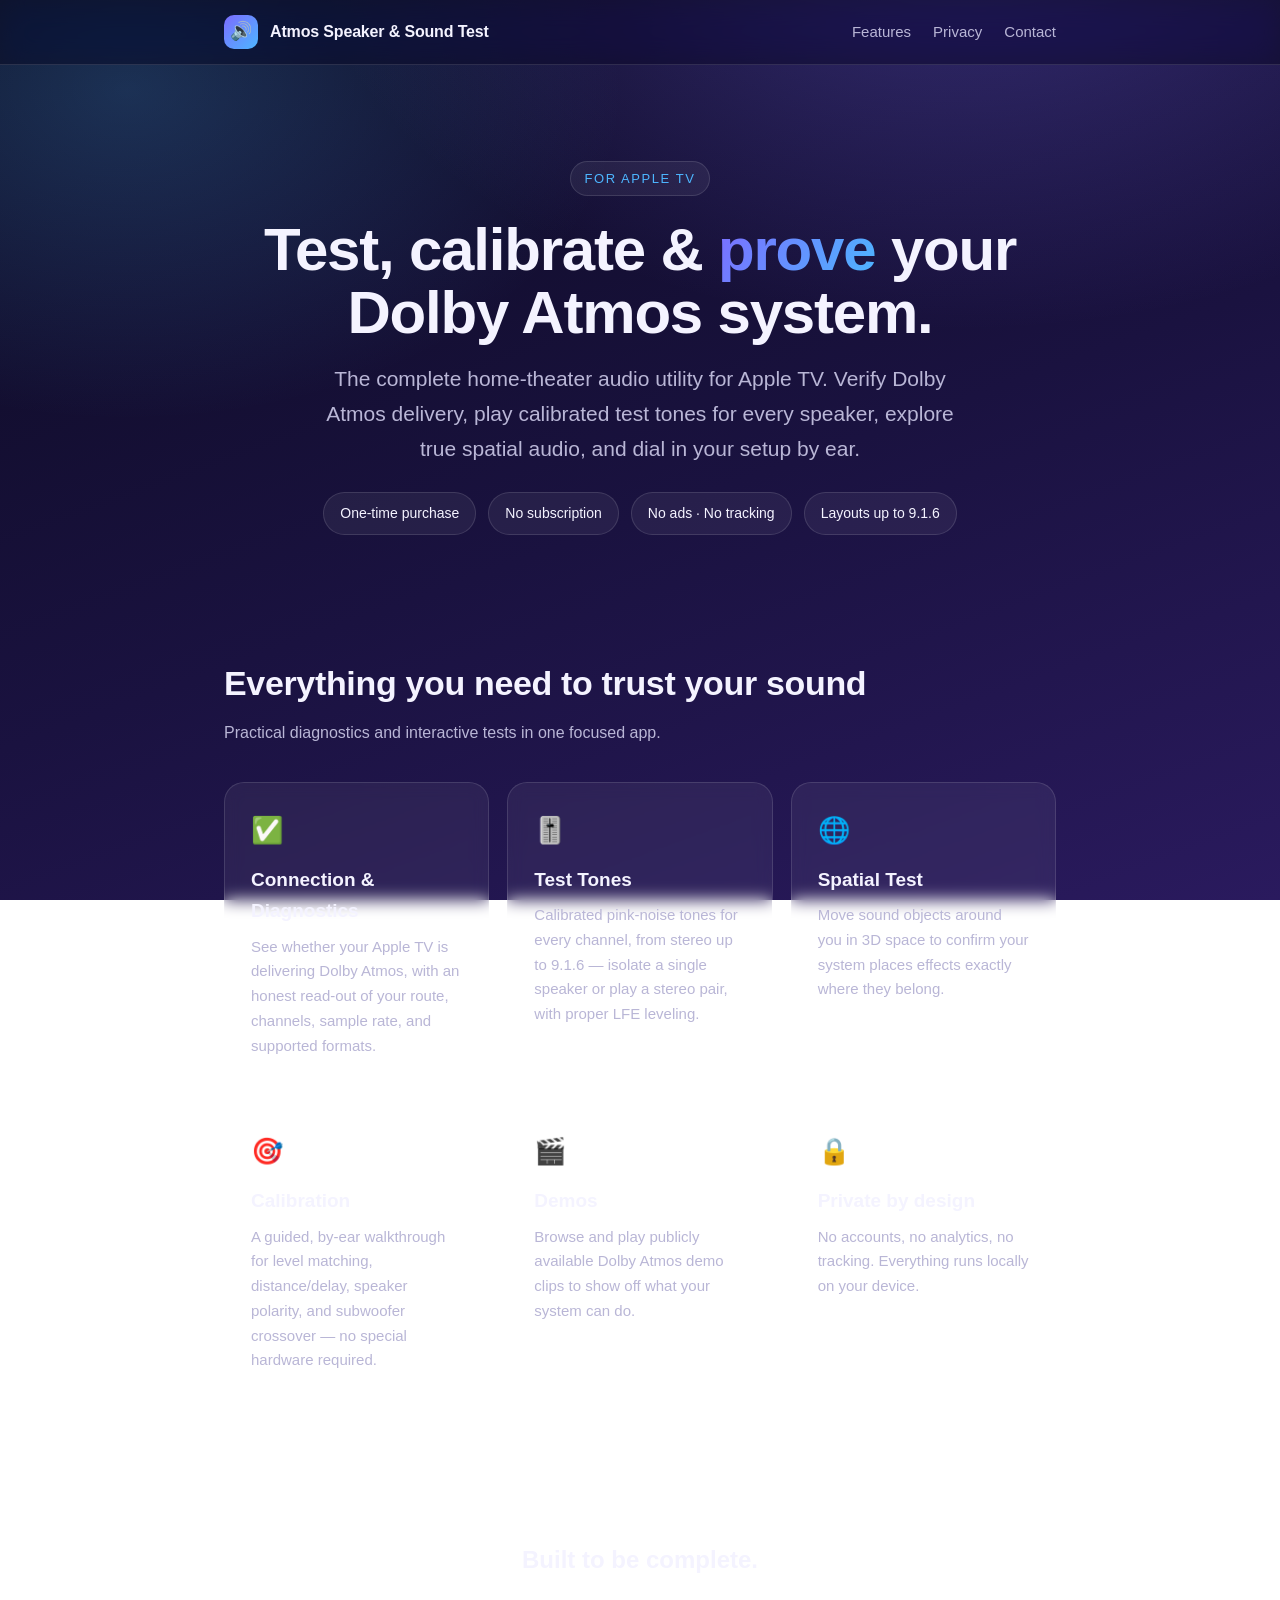
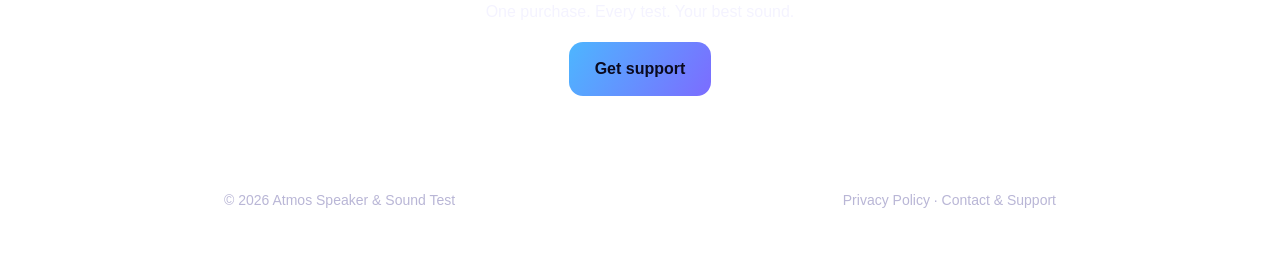
<file: index.html>
<!DOCTYPE html>
<html lang="en">
<head>
  <meta charset="UTF-8" />
  <meta name="viewport" content="width=device-width, initial-scale=1.0" />
  <title>Atmos Speaker &amp; Sound Test — Test, calibrate &amp; prove your Dolby Atmos system</title>
  <meta name="description" content="A complete Apple TV utility to verify Dolby Atmos, play per-channel test tones up to 9.1.6, run spatial audio tests, and calibrate your home theater by ear. One-time purchase, no subscription." />
  <link rel="stylesheet" href="styles.css" />
</head>
<body>
  <nav class="nav">
    <div class="wrap">
      <div class="brand"><span class="logo">🔊</span> Atmos Speaker &amp; Sound Test</div>
      <div class="nav-links">
        <a href="#features">Features</a>
        <a href="privacy.html">Privacy</a>
        <a href="contact.html">Contact</a>
      </div>
    </div>
  </nav>

  <header class="hero">
    <div class="wrap">
      <span class="eyebrow">For Apple TV</span>
      <h1>Test, calibrate &amp; <span class="grad">prove</span> your Dolby Atmos system.</h1>
      <p>The complete home-theater audio utility for Apple TV. Verify Dolby Atmos delivery, play calibrated test tones for every speaker, explore true spatial audio, and dial in your setup by ear.</p>
      <div class="badge-row">
        <span class="pill">One-time purchase</span>
        <span class="pill">No subscription</span>
        <span class="pill">No ads · No tracking</span>
        <span class="pill">Layouts up to 9.1.6</span>
      </div>
    </div>
  </header>

  <main>
    <section class="section" id="features">
      <div class="wrap">
        <h2>Everything you need to trust your sound</h2>
        <p class="lead">Practical diagnostics and interactive tests in one focused app.</p>
        <div class="grid">
          <div class="card">
            <div class="ic">✅</div>
            <h3>Connection &amp; Diagnostics</h3>
            <p>See whether your Apple TV is delivering Dolby Atmos, with an honest read-out of your route, channels, sample rate, and supported formats.</p>
          </div>
          <div class="card">
            <div class="ic">🎚️</div>
            <h3>Test Tones</h3>
            <p>Calibrated pink-noise tones for every channel, from stereo up to 9.1.6 — isolate a single speaker or play a stereo pair, with proper LFE leveling.</p>
          </div>
          <div class="card">
            <div class="ic">🌐</div>
            <h3>Spatial Test</h3>
            <p>Move sound objects around you in 3D space to confirm your system places effects exactly where they belong.</p>
          </div>
          <div class="card">
            <div class="ic">🎯</div>
            <h3>Calibration</h3>
            <p>A guided, by-ear walkthrough for level matching, distance/delay, speaker polarity, and subwoofer crossover — no special hardware required.</p>
          </div>
          <div class="card">
            <div class="ic">🎬</div>
            <h3>Demos</h3>
            <p>Browse and play publicly available Dolby Atmos demo clips to show off what your system can do.</p>
          </div>
          <div class="card">
            <div class="ic">🔒</div>
            <h3>Private by design</h3>
            <p>No accounts, no analytics, no tracking. Everything runs locally on your device.</p>
          </div>
        </div>
      </div>
    </section>

    <section class="cta">
      <div class="wrap">
        <h2>Built to be complete.</h2>
        <p class="lead">One purchase. Every test. Your best sound.</p>
        <a class="btn" href="contact.html">Get support</a>
      </div>
    </section>
  </main>

  <footer class="footer">
    <div class="wrap">
      <div>© 2026 Atmos Speaker &amp; Sound Test</div>
      <div><a href="privacy.html">Privacy Policy</a> · <a href="contact.html">Contact &amp; Support</a></div>
    </div>
  </footer>
</body>
</html>
</file>
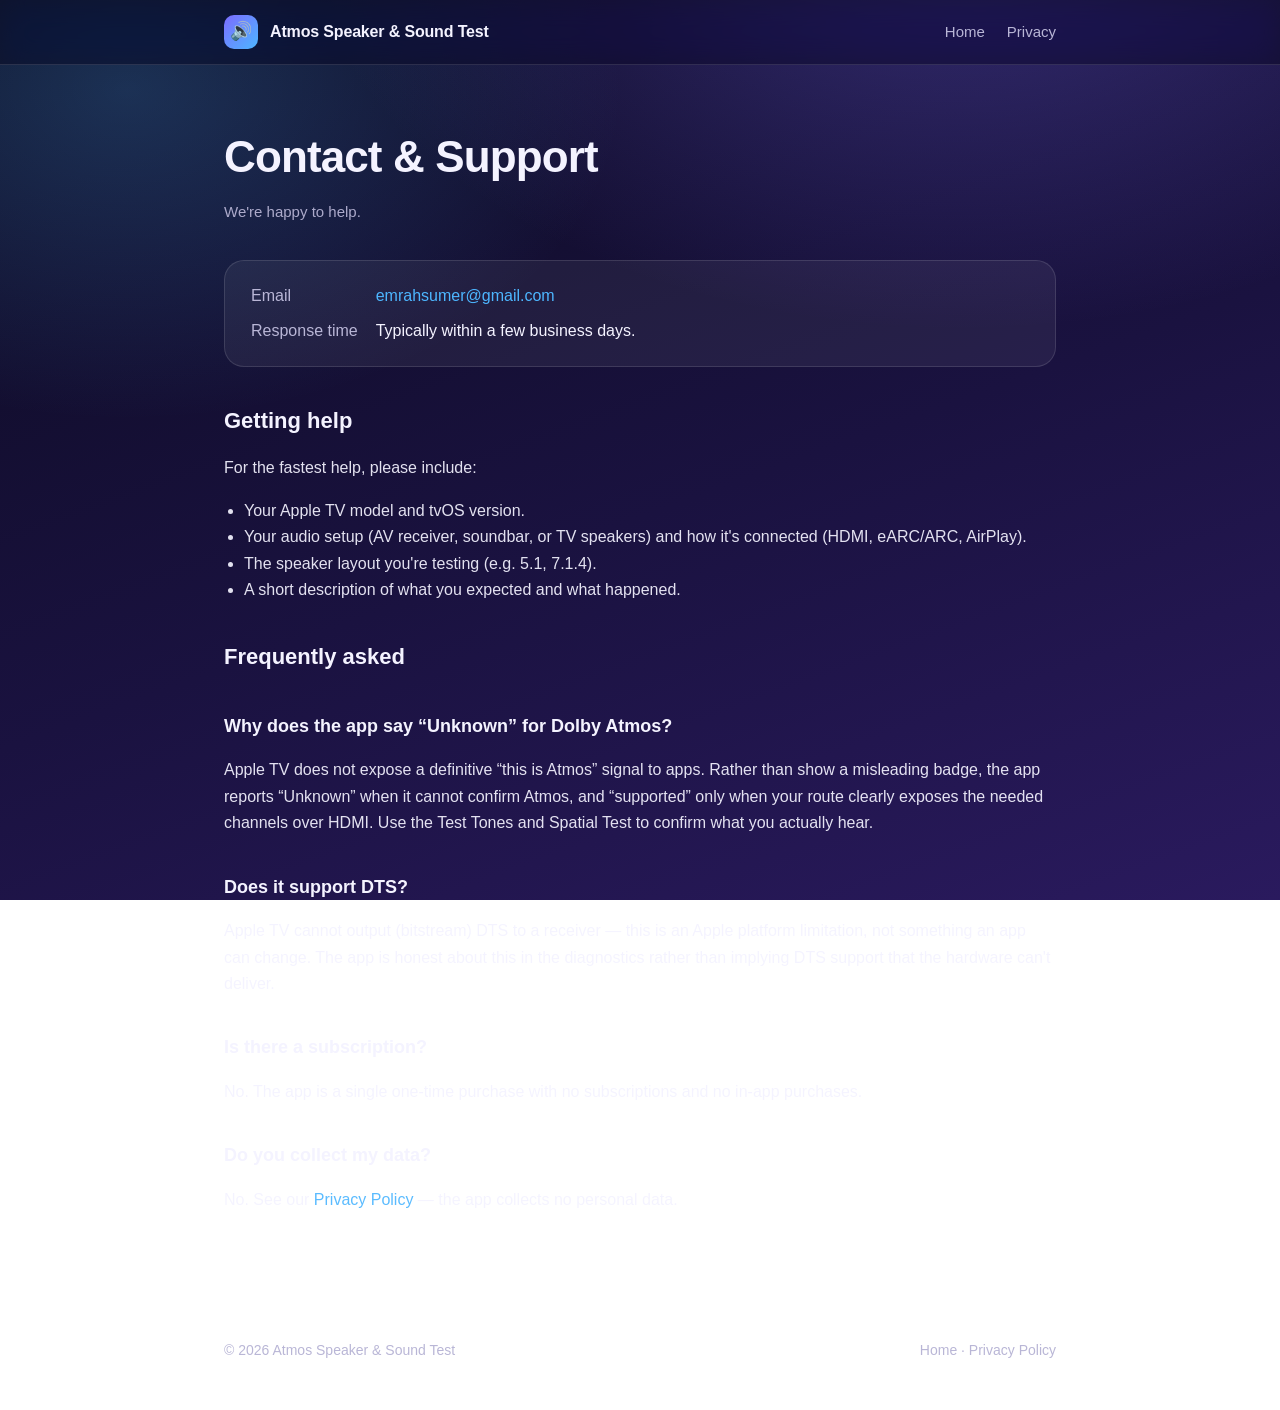
<file: contact.html>
<!DOCTYPE html>
<html lang="en">
<head>
  <meta charset="UTF-8" />
  <meta name="viewport" content="width=device-width, initial-scale=1.0" />
  <title>Contact &amp; Support — Atmos Speaker &amp; Sound Test</title>
  <meta name="description" content="Support and contact information for Atmos Speaker & Sound Test for Apple TV." />
  <link rel="stylesheet" href="styles.css" />
</head>
<body>
  <nav class="nav">
    <div class="wrap">
      <div class="brand"><a href="index.html" style="color:inherit;display:flex;align-items:center;gap:12px;"><span class="logo">🔊</span> Atmos Speaker &amp; Sound Test</a></div>
      <div class="nav-links">
        <a href="index.html">Home</a>
        <a href="privacy.html">Privacy</a>
      </div>
    </div>
  </nav>

  <main class="doc">
    <div class="wrap">
      <h1>Contact &amp; Support</h1>
      <p class="updated">We're happy to help.</p>

      <div class="panel">
        <div class="kv">
          <span class="k">Email</span><span><a href="mailto:emrahsumer@gmail.com">emrahsumer@gmail.com</a></span>
          <span class="k">Response time</span><span>Typically within a few business days.</span>
        </div>
      </div>

      <h2>Getting help</h2>
      <p>For the fastest help, please include:</p>
      <ul>
        <li>Your Apple TV model and tvOS version.</li>
        <li>Your audio setup (AV receiver, soundbar, or TV speakers) and how it's connected (HDMI, eARC/ARC, AirPlay).</li>
        <li>The speaker layout you're testing (e.g. 5.1, 7.1.4).</li>
        <li>A short description of what you expected and what happened.</li>
      </ul>

      <h2>Frequently asked</h2>

      <h2 style="font-size:18px;">Why does the app say “Unknown” for Dolby Atmos?</h2>
      <p>Apple TV does not expose a definitive “this is Atmos” signal to apps. Rather than show a misleading badge, the app reports “Unknown” when it cannot confirm Atmos, and “supported” only when your route clearly exposes the needed channels over HDMI. Use the Test Tones and Spatial Test to confirm what you actually hear.</p>

      <h2 style="font-size:18px;">Does it support DTS?</h2>
      <p>Apple TV cannot output (bitstream) DTS to a receiver — this is an Apple platform limitation, not something an app can change. The app is honest about this in the diagnostics rather than implying DTS support that the hardware can't deliver.</p>

      <h2 style="font-size:18px;">Is there a subscription?</h2>
      <p>No. The app is a single one-time purchase with no subscriptions and no in-app purchases.</p>

      <h2 style="font-size:18px;">Do you collect my data?</h2>
      <p>No. See our <a href="privacy.html">Privacy Policy</a> — the app collects no personal data.</p>
    </div>
  </main>

  <footer class="footer">
    <div class="wrap">
      <div>© 2026 Atmos Speaker &amp; Sound Test</div>
      <div><a href="index.html">Home</a> · <a href="privacy.html">Privacy Policy</a></div>
    </div>
  </footer>
</body>
</html>
</file>
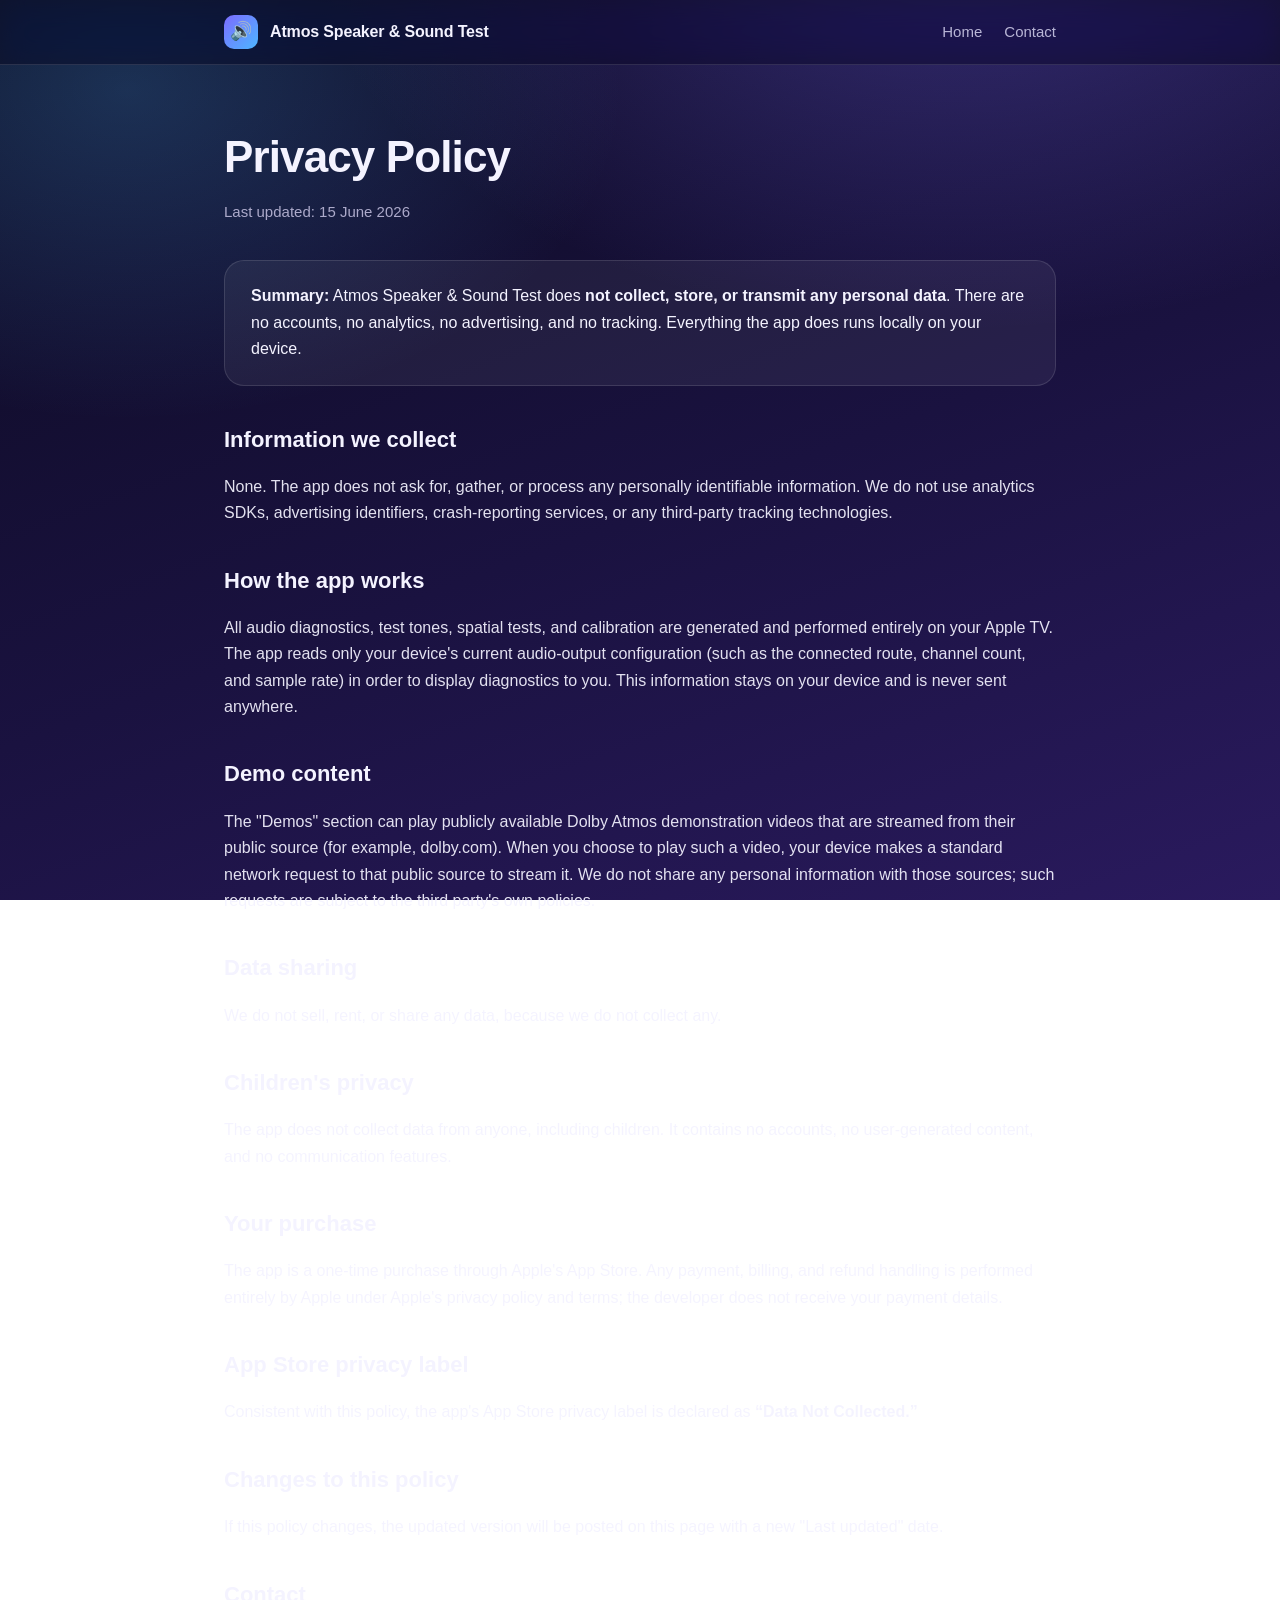
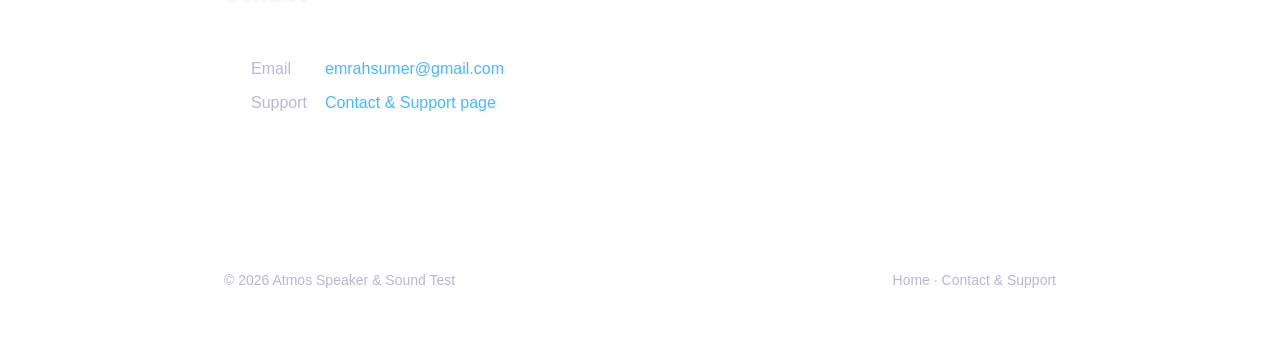
<file: privacy.html>
<!DOCTYPE html>
<html lang="en">
<head>
  <meta charset="UTF-8" />
  <meta name="viewport" content="width=device-width, initial-scale=1.0" />
  <title>Privacy Policy — Atmos Speaker &amp; Sound Test</title>
  <meta name="description" content="Privacy policy for Atmos Speaker & Sound Test for Apple TV. The app collects no personal data." />
  <link rel="stylesheet" href="styles.css" />
</head>
<body>
  <nav class="nav">
    <div class="wrap">
      <div class="brand"><a href="index.html" style="color:inherit;display:flex;align-items:center;gap:12px;"><span class="logo">🔊</span> Atmos Speaker &amp; Sound Test</a></div>
      <div class="nav-links">
        <a href="index.html">Home</a>
        <a href="contact.html">Contact</a>
      </div>
    </div>
  </nav>

  <main class="doc">
    <div class="wrap">
      <h1>Privacy Policy</h1>
      <p class="updated">Last updated: 15 June 2026</p>

      <div class="panel">
        <strong>Summary:</strong> Atmos Speaker &amp; Sound Test does <strong>not collect, store, or transmit any personal data</strong>. There are no accounts, no analytics, no advertising, and no tracking. Everything the app does runs locally on your device.
      </div>

      <h2>Information we collect</h2>
      <p>None. The app does not ask for, gather, or process any personally identifiable information. We do not use analytics SDKs, advertising identifiers, crash-reporting services, or any third-party tracking technologies.</p>

      <h2>How the app works</h2>
      <p>All audio diagnostics, test tones, spatial tests, and calibration are generated and performed entirely on your Apple TV. The app reads only your device's current audio-output configuration (such as the connected route, channel count, and sample rate) in order to display diagnostics to you. This information stays on your device and is never sent anywhere.</p>

      <h2>Demo content</h2>
      <p>The "Demos" section can play publicly available Dolby Atmos demonstration videos that are streamed from their public source (for example, dolby.com). When you choose to play such a video, your device makes a standard network request to that public source to stream it. We do not share any personal information with those sources; such requests are subject to the third party's own policies.</p>

      <h2>Data sharing</h2>
      <p>We do not sell, rent, or share any data, because we do not collect any.</p>

      <h2>Children's privacy</h2>
      <p>The app does not collect data from anyone, including children. It contains no accounts, no user-generated content, and no communication features.</p>

      <h2>Your purchase</h2>
      <p>The app is a one-time purchase through Apple's App Store. Any payment, billing, and refund handling is performed entirely by Apple under Apple's privacy policy and terms; the developer does not receive your payment details.</p>

      <h2>App Store privacy label</h2>
      <p>Consistent with this policy, the app's App Store privacy label is declared as <strong>“Data Not Collected.”</strong></p>

      <h2>Changes to this policy</h2>
      <p>If this policy changes, the updated version will be posted on this page with a new "Last updated" date.</p>

      <h2>Contact</h2>
      <div class="panel">
        <div class="kv">
          <span class="k">Email</span><span><a href="mailto:emrahsumer@gmail.com">emrahsumer@gmail.com</a></span>
          <span class="k">Support</span><span><a href="contact.html">Contact &amp; Support page</a></span>
        </div>
      </div>
    </div>
  </main>

  <footer class="footer">
    <div class="wrap">
      <div>© 2026 Atmos Speaker &amp; Sound Test</div>
      <div><a href="index.html">Home</a> · <a href="contact.html">Contact &amp; Support</a></div>
    </div>
  </footer>
</body>
</html>
</file>
<file: styles.css>
:root {
  --bg-1: #0b0a1f;
  --bg-2: #1a1240;
  --bg-3: #2a1a5e;
  --accent: #7c6cff;
  --accent-2: #4db6ff;
  --text: #f4f3ff;
  --muted: #b9b6d6;
  --card: rgba(255, 255, 255, 0.06);
  --card-border: rgba(255, 255, 255, 0.12);
  --radius: 20px;
  --maxw: 880px;
}

* { box-sizing: border-box; }

html { scroll-behavior: smooth; }

body {
  margin: 0;
  font-family: -apple-system, BlinkMacSystemFont, "SF Pro Text", "Segoe UI", Roboto, Helvetica, Arial, sans-serif;
  color: var(--text);
  line-height: 1.65;
  background:
    radial-gradient(1100px 700px at 75% -10%, rgba(124, 108, 255, 0.35), transparent 60%),
    radial-gradient(900px 600px at 10% 10%, rgba(77, 182, 255, 0.22), transparent 55%),
    linear-gradient(160deg, var(--bg-1) 0%, var(--bg-2) 55%, var(--bg-3) 100%);
  background-attachment: fixed;
  min-height: 100vh;
  -webkit-font-smoothing: antialiased;
}

a { color: var(--accent-2); text-decoration: none; }
a:hover { text-decoration: underline; }

.wrap { max-width: var(--maxw); margin: 0 auto; padding: 0 24px; }

/* Top nav */
.nav {
  position: sticky; top: 0; z-index: 10;
  backdrop-filter: saturate(160%) blur(14px);
  -webkit-backdrop-filter: saturate(160%) blur(14px);
  background: rgba(11, 10, 31, 0.55);
  border-bottom: 1px solid var(--card-border);
}
.nav .wrap { display: flex; align-items: center; justify-content: space-between; height: 64px; }
.brand { display: flex; align-items: center; gap: 12px; font-weight: 700; letter-spacing: -0.01em; }
.brand .logo {
  width: 34px; height: 34px; border-radius: 10px;
  background: linear-gradient(135deg, var(--accent), var(--accent-2));
  display: grid; place-items: center; font-size: 18px;
}
.nav-links { display: flex; gap: 22px; font-size: 15px; }
.nav-links a { color: var(--muted); }
.nav-links a:hover { color: var(--text); text-decoration: none; }

/* Hero */
.hero { padding: 96px 0 64px; text-align: center; }
.eyebrow {
  display: inline-block; font-size: 13px; letter-spacing: 0.12em; text-transform: uppercase;
  color: var(--accent-2); border: 1px solid var(--card-border); border-radius: 999px;
  padding: 6px 14px; margin-bottom: 22px; background: var(--card);
}
.hero h1 { font-size: clamp(34px, 6vw, 60px); line-height: 1.05; margin: 0 0 18px; letter-spacing: -0.02em; }
.hero h1 .grad { background: linear-gradient(120deg, var(--accent), var(--accent-2)); -webkit-background-clip: text; background-clip: text; color: transparent; }
.hero p { font-size: clamp(17px, 2.4vw, 21px); color: var(--muted); max-width: 640px; margin: 0 auto 14px; }
.badge-row { margin-top: 26px; display: flex; gap: 12px; justify-content: center; flex-wrap: wrap; }
.pill { font-size: 14px; color: var(--text); background: var(--card); border: 1px solid var(--card-border); padding: 9px 16px; border-radius: 999px; }

/* Feature grid */
.section { padding: 56px 0; }
.section h2 { font-size: clamp(24px, 4vw, 34px); letter-spacing: -0.01em; margin: 0 0 8px; }
.section .lead { color: var(--muted); margin: 0 0 36px; }
.grid { display: grid; grid-template-columns: repeat(auto-fit, minmax(240px, 1fr)); gap: 18px; }
.card {
  background: var(--card); border: 1px solid var(--card-border); border-radius: var(--radius);
  padding: 26px; backdrop-filter: blur(8px); -webkit-backdrop-filter: blur(8px);
}
.card .ic { font-size: 26px; margin-bottom: 12px; }
.card h3 { margin: 0 0 8px; font-size: 19px; }
.card p { margin: 0; color: var(--muted); font-size: 15px; }

/* Legal / content pages */
.doc { padding: 56px 0 80px; }
.doc h1 { font-size: clamp(30px, 5vw, 44px); margin: 0 0 6px; letter-spacing: -0.02em; }
.doc .updated { color: var(--muted); margin: 0 0 36px; font-size: 15px; }
.doc h2 { font-size: 22px; margin: 36px 0 10px; }
.doc p, .doc li { color: var(--text); opacity: 0.92; }
.doc ul { padding-left: 20px; }
.doc .panel {
  background: var(--card); border: 1px solid var(--card-border); border-radius: var(--radius);
  padding: 22px 26px; margin: 20px 0;
}
.kv { display: grid; grid-template-columns: max-content 1fr; gap: 8px 18px; }
.kv .k { color: var(--muted); }

/* CTA + footer */
.cta { text-align: center; padding: 64px 0; }
.btn {
  display: inline-block; font-weight: 600; font-size: 16px; color: #0b0a1f;
  background: linear-gradient(120deg, var(--accent-2), var(--accent));
  padding: 14px 26px; border-radius: 14px; border: none;
}
.btn:hover { text-decoration: none; filter: brightness(1.06); }
.footer { border-top: 1px solid var(--card-border); padding: 28px 0 48px; color: var(--muted); font-size: 14px; }
.footer .wrap { display: flex; justify-content: space-between; flex-wrap: wrap; gap: 12px; }
.footer a { color: var(--muted); }
</file>
